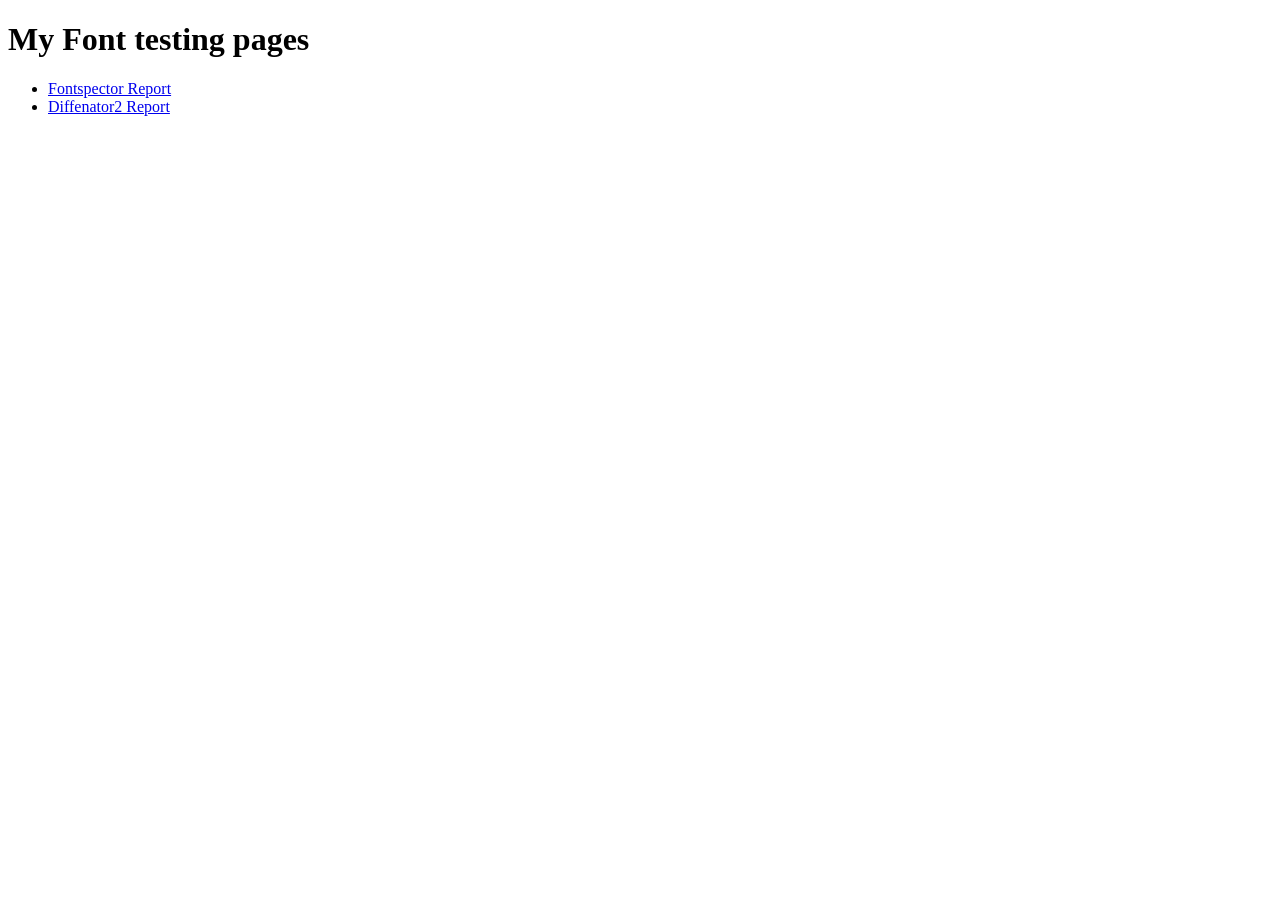
<file: scripts/index.html>
<!DOCTYPE html>
<html>
	<head>
		<meta charset="utf-8" />
		<meta name="viewport" content="width=device-width, initial-scale=1" />
		<title>My Font development</title>
	</head>
	<body>
		<h1>My Font testing pages</h1>
		<ul>
			<li>
				<a href="fontspector/fontspector-report.html">Fontspector Report</a>
			</li>
			<li>
				<a href="proof/diffenator2-report.html">Diffenator2 Report</a>
			</li>
		</ul>
	</body>
</html>
</file>
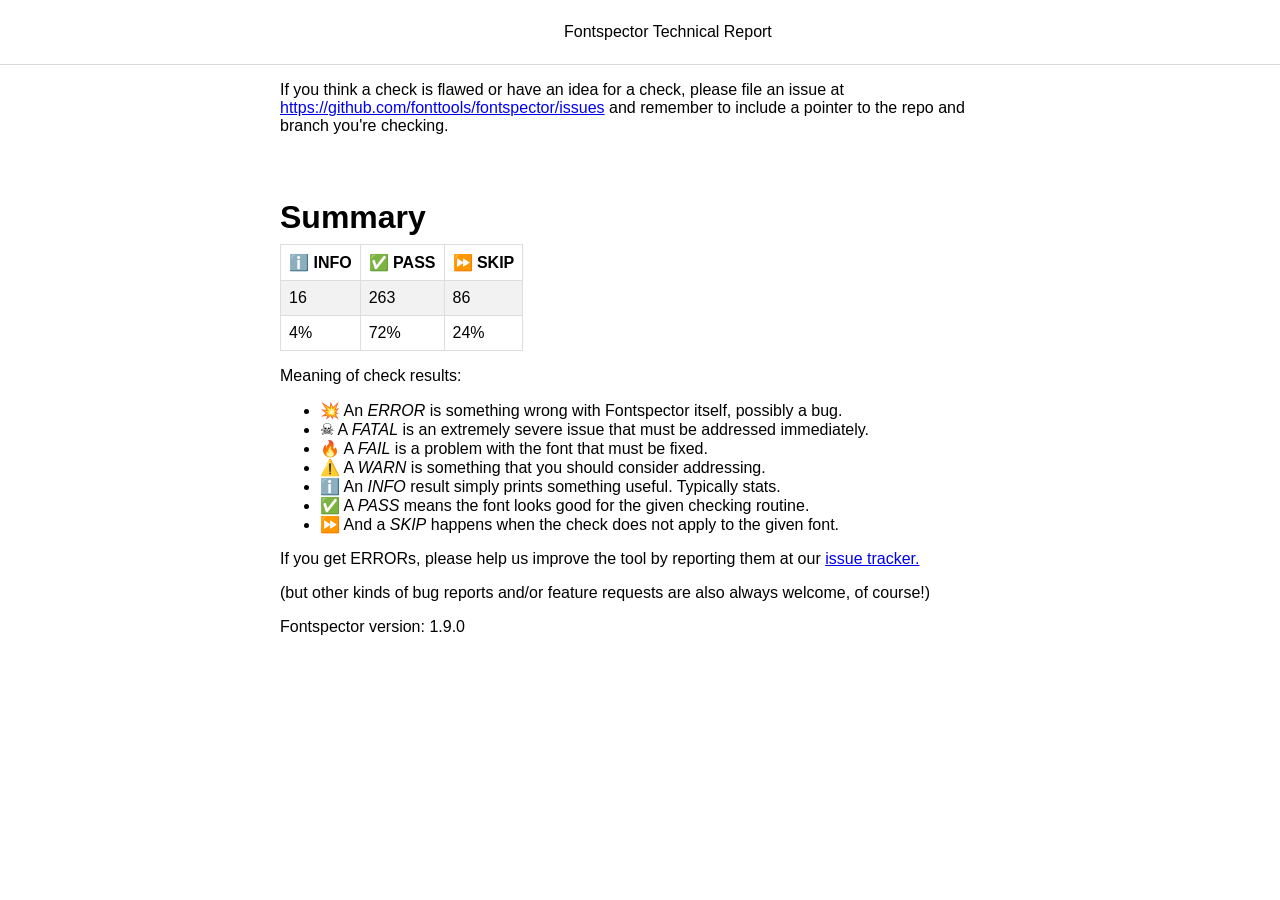
<file: out/fontspector/fontspector-report-clean.html>
<!DOCTYPE html>
<html lang="en">

<head>
    <meta charset="utf-8">
    <title>Fontspector Check Report</title>
    <style>
        html {
    font-family: -apple-system, sans-serif;
}

body {
    margin: 0;
}

header {
    border-bottom: 1px solid #dadada;
    padding-top: 1rem;
    padding-bottom: 1rem;
    display: flex;
    align-items: center;
    padding-left: 2rem;
    padding-right: 2rem;
}

main {
    max-width: 720px;
    margin: auto;
    padding-bottom: 3rem;
}

header svg {
    height: 2rem
}

header img {
    height: 2rem
}

header .titleBar {
    margin-left: 2rem;
    font-size: 1rem;
}


h2 {
    margin-top: 2em;
    font-size: 2rem;
    margin-bottom: 0.5rem;
}

h3 {
    margin-bottom: 1px;
    margin-top: 2rem;
    border-top: 1px solid #cecece;
    padding-top: 2rem;
}

.check__idlabel {
    color: #999;
}

table {
    border-collapse: collapse;
}

th,
td {
    border: 1px solid #ddd;
    padding: 0.5em
}

tr:nth-child(even) {
    background-color: #f2f2f2;
}

tr {
    text-align: left;
}

ul {
    margin-top: 0;
}

.details_item {
    list-style: none;
    display: flex;
    align-items: baseline;
}

.details_indicator {
    flex: 0 0 5em;
    font-weight: bold;
    padding-right: 0.5em;
    text-align: right;
}

.details_text {
    flex: 1 0;
}

.section__emoji {
    overflow-wrap: break-word;
}

.rationale {
    padding: 0 1em;
    margin-top: 5px;
    margin-bottom: 1em;
    background-color: #f5f2f2;
}
.rationale p:first-child {
    padding-top: 10px;
}
.rationale ul {
    padding-bottom: 10px;
}
    </style>
</head>

<body>
    <header>
        <?xml version="1.0" encoding="UTF-8" standalone="no"?>
<!-- Created with Inkscape (http://www.inkscape.org/) -->

<svg
   xmlns:dc="http://purl.org/dc/elements/1.1/"
   xmlns:cc="http://creativecommons.org/ns#"
   xmlns:rdf="http://www.w3.org/1999/02/22-rdf-syntax-ns#"
   xmlns:svg="http://www.w3.org/2000/svg"
   xmlns="http://www.w3.org/2000/svg"
   xmlns:sodipodi="http://sodipodi.sourceforge.net/DTD/sodipodi-0.dtd"
   xmlns:inkscape="http://www.inkscape.org/namespaces/inkscape"
   width="500"
   height="500"
   id="svg3179"
   version="1.1"
   inkscape:version="0.48.4 r9939"
   sodipodi:docname="Font-Bakery-logo_clean.svg">
  <title
     id="title3236">Font Bakery Logo</title>
  <defs
     id="defs3181" />
  <sodipodi:namedview
     id="base"
     pagecolor="#ffffff"
     bordercolor="#dedede"
     borderopacity="1"
     inkscape:pageopacity="0.0"
     inkscape:pageshadow="2"
     inkscape:zoom="0.89871365"
     inkscape:cx="216.27103"
     inkscape:cy="202.08774"
     inkscape:document-units="px"
     inkscape:current-layer="layer1"
     showgrid="false"
     fit-margin-top="0"
     fit-margin-left="0"
     fit-margin-right="0"
     fit-margin-bottom="0"
     inkscape:showpageshadow="false"
     inkscape:window-width="1680"
     inkscape:window-height="996"
     inkscape:window-x="0"
     inkscape:window-y="27"
     inkscape:window-maximized="1" />
  <metadata
     id="metadata3184">
    <rdf:RDF>
      <cc:Work
         rdf:about="">
        <dc:format>image/svg+xml</dc:format>
        <dc:type
           rdf:resource="http://purl.org/dc/dcmitype/StillImage" />
        <dc:title>Font Bakery Logo</dc:title>
        <dc:creator>
          <cc:Agent>
            <dc:title>Robert Martinez</dc:title>
          </cc:Agent>
        </dc:creator>
        <dc:subject>
          <rdf:Bag>
            <rdf:li>font build service</rdf:li>
          </rdf:Bag>
        </dc:subject>
        <dc:source>https://github.com/xen/fontbakery</dc:source>
      </cc:Work>
    </rdf:RDF>
  </metadata>
  <g
     inkscape:label="Layer 1"
     inkscape:groupmode="layer"
     id="layer1"
     transform="translate(635.27948,-52.362183)">
    <g
       id="g4364">
      <g
         id="g4082">
        <path
           style="color:#000000;fill:#b3eeff;fill-opacity:1;fill-rule:evenodd;stroke:none;stroke-width:1px;marker:none;visibility:visible;display:inline;overflow:visible;enable-background:accumulate"
           d="M 251.59375 47.21875 C 170.31953 47.21875 104.4375 113.10078 104.4375 194.375 C 104.4375 275.64922 170.31953 341.53125 251.59375 341.53125 C 332.86797 341.53125 398.75 275.64922 398.75 194.375 C 398.75 113.10078 332.86797 47.21875 251.59375 47.21875 z "
           transform="translate(-635.27948,52.362183)"
           id="path3278" />
        <g
           id="g4077">
          <path
             id="text18282-2"
             transform="translate(-635.27948,52.362183)"
             d="M 227.5625 373.375 C 217.00932 373.375 211.65625 379.31093 211.65625 385.15625 C 211.65625 391.03317 216.97773 396.875 227.5625 396.875 C 236.97821 396.52744 242.09375 390.34601 242.09375 384.4375 C 242.09375 378.78176 237.45215 373.375 227.5625 373.375 z M 180.84375 374.0625 C 179.27529 374.07139 177.74223 374.0934 176.3125 374.125 C 175.17503 374.18819 174.25208 374.78964 174.0625 376.875 L 174.09375 394.03125 C 174.28333 395.45309 175.20594 396.21875 176.375 396.21875 L 185.34375 396.21875 C 186.26004 396.21875 187.0625 395.61072 187.0625 394.0625 L 187.0625 388.625 C 187.0625 387.61392 187.33163 387.03125 188.4375 387.03125 L 193.15625 387.03125 C 194.07254 387.03125 194.71875 386.92634 194.71875 385.09375 C 194.71875 383.29276 194.0406 383.15625 193.1875 383.15625 L 187.9375 383.15625 C 187.36877 383.15625 187.125 382.81943 187.125 382.1875 L 187.125 379.9375 C 187.125 378.98961 187.64621 378.3125 188.5625 378.3125 L 195.46875 378.3125 C 196.57462 378.3125 197.125 377.85414 197.125 376.90625 C 197.125 375.67399 196.82982 374.09375 195.25 374.09375 C 190.70013 374.09375 185.54914 374.03584 180.84375 374.0625 z M 315.75 374.0625 C 311.35811 374.0625 306.80376 374.0934 304.75 374.125 C 304.08648 374.125 303.31319 374.55419 303.25 375.3125 C 303.15521 376.44997 303.18681 377.61288 303.25 378.71875 C 303.2816 379.47706 303.92815 379.9375 304.78125 379.9375 L 307.625 379.9375 C 308.41491 379.9375 308.6875 380.33509 308.6875 381.125 C 308.6559 382.70482 308.65625 384.20247 308.65625 385.6875 C 308.65625 388.40478 308.68681 391.12127 308.75 394.3125 C 308.7816 395.1656 309.54795 396.12396 310.875 396.21875 C 312.45482 396.31354 314.20247 396.375 315.6875 396.375 C 317.04614 396.375 318.48511 396.31354 319.84375 396.21875 C 321.1708 396.12396 321.93715 395.1656 321.96875 394.3125 C 322.03194 392.35353 322.0625 390.45863 322.0625 388.53125 C 322.0625 386.06674 322.03194 383.59159 321.96875 380.9375 C 321.96875 380.21078 322.27294 379.84375 323.03125 379.84375 L 325.875 379.84375 C 326.7281 379.84375 327.37465 379.38331 327.40625 378.625 C 327.46944 377.51913 327.50104 376.44997 327.40625 375.3125 C 327.34306 374.55419 326.56977 374.1566 325.90625 374.125 C 324.38963 374.0934 320.14189 374.0625 315.75 374.0625 z M 261.09375 374.125 C 259.54553 374.125 259.25035 375.23026 259.21875 377.03125 C 259.18715 379.02182 259.1875 382.47299 259.1875 384.9375 C 259.1875 388.12873 259.18646 390.48969 259.28125 394.28125 C 259.31285 395.13435 259.92538 396.12431 261.03125 396.1875 C 262.42149 396.28229 263.29553 396.25139 264.84375 396.125 C 265.50727 396.06181 266.3125 395.63435 266.3125 394.78125 L 266.3125 391.28125 C 266.3125 390.27017 266.6823 389.96667 267.15625 390.15625 C 268.4833 390.81977 273.7525 393.88928 276.375 395.4375 C 277.2281 395.94304 277.80142 396.21875 278.8125 396.21875 L 284.09375 396.21875 C 285.23122 396.21875 285.84306 395.1656 285.90625 394.3125 C 286.12742 391.7532 286.15625 388.28775 286.15625 384.84375 C 286.15625 381.65252 286.03229 378.27632 285.9375 375.875 C 285.87431 374.38997 285.35864 374.125 284 374.125 L 280.625 374.125 C 279.83509 374.125 279.375 374.741 279.375 375.5625 L 279.375 380 C 279.375 380.66352 278.94547 380.97256 278.21875 380.625 C 274.61677 378.82401 270.85718 376.8357 266.78125 374.71875 C 266.11773 374.37119 265.32081 374.125 264.5625 374.125 L 261.09375 374.125 z M 229.65625 380.84375 C 232.56311 380.84375 233.8125 382.82505 233.8125 384.53125 C 233.8125 386.49022 232.06242 388.5625 229.21875 388.5625 C 226.97541 388.5625 224.6875 387.24576 224.6875 384.78125 C 224.6875 382.82228 226.30704 380.84375 229.65625 380.84375 z "
             style="font-size:31.59636497px;font-style:normal;font-variant:normal;font-weight:bold;font-stretch:normal;text-align:center;line-height:112.00000048%;letter-spacing:0.06206039px;word-spacing:0px;writing-mode:lr-tb;text-anchor:middle;color:#000000;fill:#333333;fill-opacity:1;fill-rule:nonzero;stroke:none;stroke-width:1.79440379;marker:none;visibility:visible;display:inline;overflow:visible;enable-background:accumulate;font-family:Chango;-inkscape-font-specification:Chango Bold" />
          <path
             id="text18286-8"
             transform="translate(-635.27948,52.362183)"
             d="M 182.875 429.5625 C 180.94762 429.5625 179.26074 430.32505 178.28125 432.03125 L 168.375 449.46875 C 167.77467 450.51143 167.48026 452 169.28125 452 L 172.125 452 C 173.07289 452 173.4955 451.82116 173.90625 451.03125 L 175.15625 448.46875 C 175.47221 447.80523 175.96044 447.78125 176.71875 447.78125 L 182.6875 447.78125 C 183.41422 447.84444 184.27744 448.05419 184.625 448.8125 L 185.53125 450.78125 C 185.87881 451.50797 186.07401 452 187.875 452 L 198.0625 452 C 198.9156 452 199.9375 451.66803 199.9375 450.59375 C 199.9375 450.1514 199.75485 449.57047 199.3125 448.84375 L 189 431.375 C 188.24169 430.07955 186.76489 429.5625 185.40625 429.5625 L 182.875 429.5625 z M 139.9375 429.78125 C 136.27233 429.78125 132.50096 429.81146 129.5625 429.90625 C 127.66672 429.96944 127.37639 431.01116 127.25 432.84375 C 127.12361 434.9923 127.03125 438.0921 127.03125 441.09375 C 127.03125 444.31658 127.06008 447.59833 127.28125 450.03125 C 127.37604 450.91595 128.11045 451.96875 129.4375 451.96875 C 139.48513 452.06354 139.87084 452.0625 140.25 452.0625 C 142.68292 452.0625 145.07124 451.96979 147.125 451.875 C 152.71755 451.65383 154.84375 448.06277 154.84375 445.1875 C 154.84375 442.40702 153.02251 440.41248 150.96875 439.84375 C 150.65279 439.74896 150.65279 439.47048 150.96875 439.3125 C 152.61176 438.4278 153.21875 437.1753 153.21875 435.4375 C 153.21875 432.56223 150.50269 430.03298 147.40625 429.875 C 145.2261 429.78021 142.65478 429.78125 139.9375 429.78125 z M 313.03125 429.84375 C 311.16707 429.84375 309.21382 429.8434 306.8125 429.875 C 304.91672 429.9066 304.18889 430.94901 304.0625 432.75 C 303.90452 434.89855 303.875 438.1546 303.875 441.15625 C 303.875 444.34748 303.90383 447.59833 304.125 450.03125 C 304.21979 450.88435 304.92295 451.87396 306.25 451.96875 C 308.05099 452.06354 309.85526 452.125 311.65625 452.125 C 312.88851 452.125 314.08059 452.09444 315.28125 452.03125 C 316.51351 451.96806 317.0625 451.44685 317.0625 450.59375 L 317.0625 447.375 C 317.0625 446.80627 317.58994 446.77675 317.9375 447.1875 L 320.65625 451.3125 C 321.25658 451.88123 321.71217 452.03125 322.3125 452.03125 C 323.92391 452.06285 327.45109 452.06285 329.0625 452.03125 C 329.72602 452.03125 330.03645 451.25589 329.5625 450.71875 C 328.10907 449.07574 326.63989 447.35934 325.28125 445.9375 C 327.93534 444.45247 329.125 441.8725 329.125 439.25 C 329.125 434.76332 325.68492 430.00104 320.21875 429.90625 C 317.50147 429.84306 315.30619 429.84375 313.03125 429.84375 z M 215.875 429.875 C 213.97922 429.875 213.72014 430.97991 213.59375 432.8125 C 213.43577 434.96105 213.40625 437.96675 213.40625 441 C 213.40625 444.22283 213.43508 447.47333 213.65625 449.90625 C 213.75104 450.79095 214.48545 451.78021 215.8125 451.875 C 217.48711 451.96979 219.07713 452 220.59375 452 C 222.07878 452 223.57747 451.96979 225.0625 451.875 C 225.884 451.81181 226.78125 451.384 226.78125 450.5625 L 226.78125 447.5625 C 226.78125 446.7094 227.05765 446.34375 227.5 446.34375 C 227.87916 446.34375 228.27709 446.5573 228.65625 447.03125 L 232.375 451.46875 C 232.69096 451.81631 233.08578 452 233.8125 452 L 242.3125 452 C 243.86072 452 244.51316 450.23468 243.3125 448.78125 C 241.19555 446.22195 236.62284 441.81034 233.96875 439.15625 C 233.5264 438.7139 233.46321 438.37985 233.96875 437.9375 C 236.52805 435.75735 238.53272 433.93603 241.25 431.21875 C 241.75554 430.71321 241.41352 429.875 240.75 429.875 C 239.13859 429.8434 237.51766 429.8434 235.90625 429.875 C 235.30592 429.875 234.81908 430.05627 234.21875 430.625 L 228.03125 436.40625 C 227.71529 436.65902 227.44062 436.9375 227.15625 436.9375 C 226.99827 436.9375 226.8125 436.7552 226.8125 436.28125 L 226.78125 432.71875 C 226.78125 431.13893 225.73399 429.875 224.34375 429.875 L 215.875 429.875 z M 268.5625 429.875 C 266.99749 429.88833 265.49223 429.898 264.0625 429.9375 C 262.92503 429.9691 262.00208 430.57089 261.8125 432.65625 C 261.62292 434.42564 261.59375 437.99315 261.59375 441.46875 C 261.59375 444.97594 261.62292 448.35941 261.8125 449.78125 C 262.00208 451.20309 262.92503 452 264.0625 452 L 283.5625 452 C 284.47879 452 285.34375 450.77147 285.34375 448.8125 C 285.34375 447.58024 284.47498 447.34375 283.90625 447.34375 L 276.03125 447.34375 C 275.02017 447.34375 274.75 446.75866 274.75 445.96875 L 274.75 444.4375 C 274.75 443.39482 275.01913 442.8125 276.125 442.8125 L 281.28125 442.8125 C 282.22914 442.8125 282.8125 442.67599 282.8125 440.875 C 282.8125 439.04241 282.16525 438.9375 281.34375 438.9375 L 275.59375 438.9375 C 275.02502 438.9375 274.75 438.56908 274.75 437.96875 L 274.75 435.6875 C 274.75 434.77121 275.27121 434.125 276.1875 434.125 L 283.15625 434.125 C 284.4517 434.125 284.78125 433.26108 284.78125 432.25 C 284.78125 431.11253 284.45447 429.875 282.90625 429.875 C 278.38008 429.875 273.25752 429.83501 268.5625 429.875 z M 355.96875 429.875 L 345.15625 429.9375 C 343.67122 429.9375 343.14586 431.29691 344.09375 432.71875 L 350.46875 443.4375 C 350.46875 446.15478 350.46806 446.90252 350.53125 450.09375 C 350.56285 450.94685 351.3292 451.90521 352.65625 452 C 354.23607 452.09479 355.98372 452.125 357.46875 452.125 C 358.82739 452.125 360.26636 452.09479 361.625 452 C 362.95205 451.90521 363.7184 450.94685 363.75 450.09375 C 363.81319 448.13478 363.90625 444.55238 363.90625 442.625 L 370.96875 431.40625 C 371.47429 430.71113 371.38262 429.875 370.6875 429.875 L 366.59375 429.875 C 365.96182 429.875 365.59791 430.08855 365.21875 430.5625 L 362 435.59375 C 361.65244 436.0045 361.37742 436.1875 361.15625 436.1875 C 360.90348 436.1875 360.72256 435.9427 360.375 435.46875 L 358.4375 431.34375 C 357.64759 430.23788 357.2642 429.875 355.96875 429.875 z M 140.65625 433.46875 C 143.12076 433.37396 143.84375 434.2042 143.84375 435.53125 C 143.84375 436.73191 142.7732 437.34375 140.65625 437.34375 C 140.11911 437.34375 139.9375 437.00277 139.9375 436.75 L 139.90625 434.15625 C 139.90625 433.6823 140.15071 433.46875 140.65625 433.46875 z M 317.78125 435.625 C 320.68811 435.625 321.9375 437.48026 321.9375 439.28125 C 321.9375 441.11384 320.53048 442.9375 317.75 442.9375 C 317.14967 442.9375 317.09375 442.65971 317.09375 442.34375 L 317.03125 436.5 C 317.03125 435.89967 317.24411 435.625 317.78125 435.625 z M 179.6875 438.71875 C 180.16145 438.71875 180.43438 438.93092 180.71875 439.53125 L 181.90625 442.25 C 182.25381 443.03991 181.69685 443.65625 180.84375 443.65625 L 177.96875 443.65625 C 177.27363 443.65625 177.02813 443.00727 177.3125 442.34375 L 178.75 439.46875 C 178.97117 439.0264 179.33994 438.71875 179.6875 438.71875 z M 141.53125 441.75 C 143.21252 441.76814 145.03125 442.47097 145.03125 444.40625 C 145.03125 446.90236 142.86869 447.65625 140.59375 447.65625 C 140.1514 447.65625 139.90625 447.28506 139.90625 446.9375 L 139.9375 442.84375 C 139.9375 442.02225 140.33855 441.81285 140.8125 441.78125 C 141.04157 441.75755 141.29107 441.74741 141.53125 441.75 z "
             style="font-size:31.59636497px;font-style:normal;font-variant:normal;font-weight:bold;font-stretch:normal;text-align:start;line-height:112.00000048%;letter-spacing:0.06206039px;word-spacing:2.41503072px;writing-mode:lr-tb;text-anchor:start;color:#000000;fill:#333333;fill-opacity:1;fill-rule:nonzero;stroke:none;stroke-width:1.79440379;marker:none;visibility:visible;display:inline;overflow:visible;enable-background:accumulate;font-family:Chango;-inkscape-font-specification:Chango Bold" />
          <path
             id="path3288"
             transform="translate(-635.27948,52.362183)"
             d="M 249.9375 403.46875 C 249.32611 403.46875 248.71723 403.68377 248.25 404.125 L 243.09375 408.96875 L 85.46875 411.4375 L 243.09375 413.875 L 248.25 418.71875 C 249.18448 419.60121 250.69052 419.60121 251.625 418.71875 L 256.78125 413.875 L 414.53125 411.4375 L 256.78125 408.96875 L 251.625 404.125 C 251.15776 403.68377 250.54889 403.46875 249.9375 403.46875 z "
             style="color:#000000;fill:#333333;fill-opacity:1;fill-rule:evenodd;stroke:none;stroke-width:1px;marker:none;visibility:visible;display:inline;overflow:visible;enable-background:accumulate" />
        </g>
      </g>
      <g
         id="g4067">
        <path
           sodipodi:nodetypes="cccccccccc"
           inkscape:connector-curvature="0"
           id="path3290"
           transform="translate(-635.27948,52.362183)"
           d="m 206.89349,137.05441 c -72.73857,-33.75998 -74.49408,71.0107 -10.29974,57.82059 l 5.76713,88.33318 c 33.82742,-2.45226 64.21304,-3.34452 86.21392,-0.82763 l 4.55015,-73.5993 c 0.58262,-9.0357 -12.00001,4.01117 -47.09375,-15.125 27.11798,4.95126 43.83163,3.94126 53.60332,-1.28551 32.28612,10.09481 58.06133,-3.9468 51.14668,-34.12079 -6.09438,-23.26773 -28.8541,-29.53508 -61.0625,-35.09375 -47.44109,-5.43966 -47.52019,37.4132 -82.82521,13.89821 z"
           style="color:#000000;fill:#ffffff;fill-opacity:1;fill-rule:nonzero;stroke:none;stroke-width:1px;marker:none;visibility:visible;display:inline;overflow:visible;enable-background:accumulate" />
        <g
           id="g4060">
          <path
             id="text4705"
             transform="translate(-635.27948,52.362183)"
             d="M 209.0625 208.96875 L 195.5625 209.34375 L 197.65625 285.1875 L 250.3125 283.71875 L 249.96875 271.34375 L 210.8125 272.4375 L 210.3125 254.21875 L 246.28125 253.21875 L 245.9375 240.84375 L 209.96875 241.84375 L 209.0625 208.96875 z "
             style="font-size:109.31424713px;font-style:normal;font-variant:normal;font-weight:bold;font-stretch:normal;text-indent:0;text-align:start;text-decoration:none;line-height:100%;letter-spacing:0px;word-spacing:0px;text-transform:none;direction:ltr;block-progression:tb;writing-mode:lr-tb;text-anchor:start;baseline-shift:baseline;color:#000000;fill:#333333;fill-opacity:1;fill-rule:nonzero;stroke:none;stroke-width:1px;marker:none;visibility:visible;display:inline;overflow:visible;enable-background:accumulate;font-family:Cantarell;-inkscape-font-specification:Cantarell Bold" />
          <path
             id="text4709"
             transform="translate(-635.27948,52.362183)"
             d="M 300.34375 209.40625 L 298.96875 242.25 L 263.03125 240.75 L 262.5 253.125 L 298.4375 254.625 L 297.6875 272.8125 L 258.53125 271.15625 L 258.03125 283.53125 L 310.65625 285.75 L 313.84375 209.96875 L 300.34375 209.40625 z "
             style="font-size:109.31424713px;font-style:normal;font-variant:normal;font-weight:bold;font-stretch:normal;text-indent:0;text-align:start;text-decoration:none;line-height:100%;letter-spacing:0px;word-spacing:0px;text-transform:none;direction:ltr;block-progression:tb;writing-mode:lr-tb;text-anchor:start;baseline-shift:baseline;color:#000000;fill:#333333;fill-opacity:1;fill-rule:nonzero;stroke:none;stroke-width:1px;marker:none;visibility:visible;display:inline;overflow:visible;enable-background:accumulate;font-family:Cantarell;-inkscape-font-specification:Cantarell Bold" />
          <path
             id="text4713"
             transform="translate(-635.27948,52.362183)"
             d="M 308.5625 119.46875 L 307.09375 131.65625 L 309.21875 131.96875 C 316.42036 133.03782 322.52077 134.84167 327.5 137.375 C 331.43268 139.37599 334.73731 141.86431 337.4375 144.875 C 340.12213 147.83799 342.03348 150.9639 343.15625 154.25 C 344.24732 157.5201 344.71437 160.86107 344.53125 164.28125 C 344.31643 167.68541 343.4241 170.92416 341.875 173.96875 C 340.27751 177.10858 338.09635 179.77603 335.34375 181.96875 C 332.5756 184.1137 329.47546 185.66251 326.03125 186.625 C 322.57151 187.53971 318.72928 187.71109 314.5 187.15625 C 310.28692 186.56976 306.06236 185.19356 301.8125 183.03125 C 296.61129 180.38492 291.85916 176.82963 287.59375 172.34375 L 286.15625 170.8125 L 277.40625 178.34375 L 278.78125 180 C 284.16279 186.45113 290.70049 191.64241 298.34375 195.53125 C 304.27451 198.54877 310.10287 200.37016 315.875 201.03125 C 321.61549 201.67624 326.85648 201.22981 331.59375 199.6875 C 336.34719 198.11352 340.6574 195.69004 344.5 192.375 C 348.3109 189.04388 351.42227 184.94572 353.875 180.125 C 356.36 175.24093 357.80182 170.26143 358.1875 165.1875 C 358.57317 160.11368 357.95095 155.22233 356.28125 150.5 C 354.61154 145.77781 351.77786 141.29191 347.78125 137.0625 C 343.78464 132.83326 338.80619 129.22123 332.84375 126.1875 C 325.73961 122.57305 318.33703 120.39428 310.6875 119.65625 L 308.5625 119.46875 z "
             style="font-size:109.31424713px;font-style:normal;font-variant:normal;font-weight:bold;font-stretch:normal;text-indent:0;text-align:start;text-decoration:none;line-height:100%;letter-spacing:0px;word-spacing:0px;text-transform:none;direction:ltr;block-progression:tb;writing-mode:lr-tb;text-anchor:start;baseline-shift:baseline;color:#000000;fill:#333333;fill-opacity:1;fill-rule:nonzero;stroke:none;stroke-width:1px;marker:none;visibility:visible;display:inline;overflow:visible;enable-background:accumulate;font-family:Cantarell;-inkscape-font-specification:Cantarell Bold" />
          <path
             id="text4717"
             transform="translate(-635.27948,52.362183)"
             d="M 182.375 124.65625 C 180.47774 124.69766 178.65321 124.86732 176.84375 125.125 C 172.02391 125.77713 167.77343 127.05342 164.125 128.96875 C 160.51714 130.85454 157.29418 133.22156 154.46875 136.09375 C 151.67843 138.97154 149.44751 142.19737 147.78125 145.71875 C 146.11495 149.24023 144.99528 152.96467 144.375 156.9375 C 143.78213 160.73461 143.67471 164.53754 144.09375 168.3125 C 144.51825 172.05235 145.56042 175.75716 147.21875 179.4375 C 148.9122 183.12336 151.15908 186.473 153.96875 189.46875 C 156.78385 192.42935 160.45841 195.02839 164.96875 197.28125 C 169.51966 199.50444 174.67152 201.06849 180.4375 201.96875 C 193.97331 204.08214 205.01285 201.71568 213.53125 194.90625 L 218.34375 164.0625 L 181.84375 158.375 L 180.03125 170.09375 L 203.5 173.75 L 201.25 188.125 C 196.68082 190.40087 191.15653 191.04129 184.6875 190.03125 C 178.78089 189.10904 173.61373 187.14744 169.21875 184.15625 C 164.86433 181.13541 161.69147 177.4018 159.65625 172.90625 C 157.62097 168.41074 156.98526 163.59795 157.78125 158.5 C 158.38505 154.63265 159.75267 151.20083 161.875 148.21875 C 164.0379 145.20709 166.65093 142.87436 169.6875 141.1875 C 172.75915 139.50624 176.1194 138.36683 179.78125 137.75 C 183.443 137.13328 187.11693 137.10568 190.84375 137.6875 C 194.64076 138.2804 198.36595 139.36186 201.96875 140.96875 C 205.57689 142.54059 208.51381 144.15711 210.8125 145.8125 L 212.5625 147.125 L 219.71875 137.53125 L 218.0625 136.1875 C 210.80834 130.51705 202.19967 126.92855 192.25 125.375 C 188.84402 124.84326 185.5371 124.58723 182.375 124.65625 z "
             style="font-size:109.31424713px;font-style:normal;font-variant:normal;font-weight:bold;font-stretch:normal;text-indent:0;text-align:start;text-decoration:none;line-height:100%;letter-spacing:0px;word-spacing:0px;text-transform:none;direction:ltr;block-progression:tb;writing-mode:lr-tb;text-anchor:start;baseline-shift:baseline;color:#000000;fill:#333333;fill-opacity:1;fill-rule:nonzero;stroke:none;stroke-width:1px;marker:none;visibility:visible;display:inline;overflow:visible;enable-background:accumulate;font-family:Cantarell;-inkscape-font-specification:Cantarell Bold" />
          <path
             id="text4721"
             transform="translate(-635.27948,52.362183)"
             d="M 279.625 116.25 C 277.81025 116.24545 275.93131 116.46106 273.96875 116.9375 C 271.95816 117.39923 270.20044 117.95291 268.6875 118.59375 C 267.15798 119.20322 265.54155 119.97507 263.84375 120.875 L 220.9375 143.625 L 227.21875 155.5 L 270.03125 132.8125 C 270.81729 132.39587 271.55666 132.05171 272.21875 131.78125 C 272.86425 131.47939 273.76669 131.17348 274.9375 130.875 C 276.06027 130.56179 277.12238 130.38295 278.125 130.375 C 279.11102 130.33565 280.28015 130.49298 281.59375 130.84375 C 282.89075 131.16312 284.10061 131.71628 285.28125 132.5 C 286.41384 133.26899 287.66009 134.39392 288.96875 135.875 C 290.22935 137.34134 291.40006 139.11248 292.5 141.1875 C 293.64997 143.35686 294.51541 145.55055 295.09375 147.78125 L 295.65625 150.03125 L 307.1875 146.46875 L 306.71875 144.40625 C 305.85482 140.87706 304.53327 137.42659 302.75 134.0625 C 301.01674 130.79277 299.15338 127.99724 297.1875 125.65625 C 295.20498 123.28387 293.29924 121.43379 291.4375 120.125 C 289.55913 118.78483 287.56877 117.80614 285.46875 117.1875 C 283.36878 116.56892 281.40837 116.27129 279.625 116.25 z "
             style="font-size:109.3142395px;font-style:normal;font-variant:normal;font-weight:bold;font-stretch:normal;text-indent:0;text-align:start;text-decoration:none;line-height:100%;letter-spacing:0px;word-spacing:0px;text-transform:none;direction:ltr;block-progression:tb;writing-mode:lr-tb;text-anchor:start;baseline-shift:baseline;color:#000000;fill:#333333;fill-opacity:1;fill-rule:nonzero;stroke:none;stroke-width:1px;marker:none;visibility:visible;display:inline;overflow:visible;enable-background:accumulate;font-family:Cantarell;-inkscape-font-specification:Cantarell Bold" />
        </g>
      </g>
    </g>
  </g>
</svg>

        <div class="titleBar">
            Fontspector Technical Report
        </div>
    </header>

    <main>
        <p>If you think a check is flawed or have an idea for a check,
please file an issue at <a href='https:&#x2F;&#x2F;github.com&#x2F;fonttools&#x2F;fontspector&#x2F;issues'>https:&#x2F;&#x2F;github.com&#x2F;fonttools&#x2F;fontspector&#x2F;issues</a>
and remember to include a pointer to the repo and branch
you're checking.</p>
        
        <h2>Summary</h2>
    <table>
    <tr>
        <th>ℹ️ INFO</th><th>✅ PASS</th><th>⏩ SKIP</th>
    </tr>
    <tr>
        <td>16 </td> <td>263 </td> <td>86 </td> 
    </tr>
    <tr>
        <td>4%</td> <td>72%</td> <td>24%</td> 
    </tr>
</table>

        


<p>Meaning of check results:</p>

<ul>
<li>💥 An <em>ERROR</em> is something wrong with Fontspector itself, possibly a bug.
<li>☠ A <em>FATAL</em> is an extremely severe issue that must be addressed
immediately.
<li>🔥 A <em>FAIL</em> is a problem with the font that must be fixed.
<li>⚠️ A <em>WARN</em> is something that you should consider addressing.
<li>ℹ️ An <em>INFO</em> result simply prints something useful. Typically stats.
<li>✅ A <em>PASS</em> means the font looks good for the given checking routine.
<li>⏩ And a <em>SKIP</em> happens when the check does not apply to the given font.
</ul>

<p>If you get ERRORs, please help us improve the tool by reporting them at our
    <a href="https:&#x2F;&#x2F;github.com&#x2F;fonttools&#x2F;fontspector&#x2F;issues">issue tracker.</a></p>

<p>(but other kinds of bug reports and/or feature requests
    are also always welcome, of course!)</p>

<p>Fontspector version: 1.9.0</p>
        
    </main>
</body>

</html>
</file>
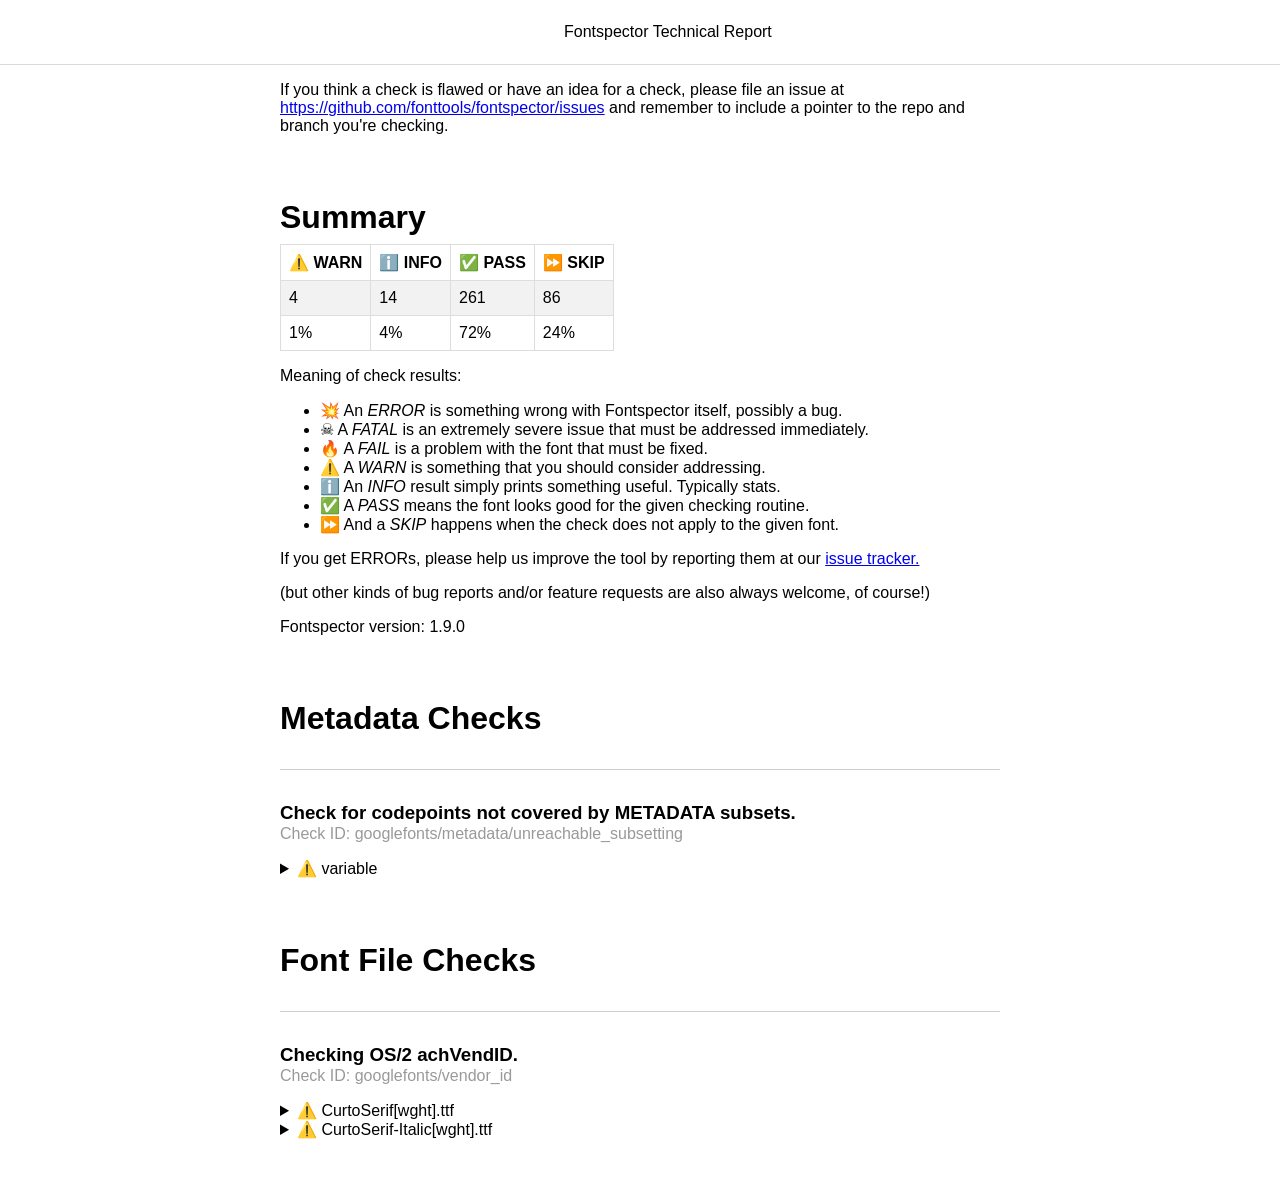
<file: out/fontspector/fontspector-report.html>
<!DOCTYPE html>
<html lang="en">

<head>
    <meta charset="utf-8">
    <title>Fontspector Check Report</title>
    <style>
        html {
    font-family: -apple-system, sans-serif;
}

body {
    margin: 0;
}

header {
    border-bottom: 1px solid #dadada;
    padding-top: 1rem;
    padding-bottom: 1rem;
    display: flex;
    align-items: center;
    padding-left: 2rem;
    padding-right: 2rem;
}

main {
    max-width: 720px;
    margin: auto;
    padding-bottom: 3rem;
}

header svg {
    height: 2rem
}

header img {
    height: 2rem
}

header .titleBar {
    margin-left: 2rem;
    font-size: 1rem;
}


h2 {
    margin-top: 2em;
    font-size: 2rem;
    margin-bottom: 0.5rem;
}

h3 {
    margin-bottom: 1px;
    margin-top: 2rem;
    border-top: 1px solid #cecece;
    padding-top: 2rem;
}

.check__idlabel {
    color: #999;
}

table {
    border-collapse: collapse;
}

th,
td {
    border: 1px solid #ddd;
    padding: 0.5em
}

tr:nth-child(even) {
    background-color: #f2f2f2;
}

tr {
    text-align: left;
}

ul {
    margin-top: 0;
}

.details_item {
    list-style: none;
    display: flex;
    align-items: baseline;
}

.details_indicator {
    flex: 0 0 5em;
    font-weight: bold;
    padding-right: 0.5em;
    text-align: right;
}

.details_text {
    flex: 1 0;
}

.section__emoji {
    overflow-wrap: break-word;
}

.rationale {
    padding: 0 1em;
    margin-top: 5px;
    margin-bottom: 1em;
    background-color: #f5f2f2;
}
.rationale p:first-child {
    padding-top: 10px;
}
.rationale ul {
    padding-bottom: 10px;
}
    </style>
</head>

<body>
    <header>
        <?xml version="1.0" encoding="UTF-8" standalone="no"?>
<!-- Created with Inkscape (http://www.inkscape.org/) -->

<svg
   xmlns:dc="http://purl.org/dc/elements/1.1/"
   xmlns:cc="http://creativecommons.org/ns#"
   xmlns:rdf="http://www.w3.org/1999/02/22-rdf-syntax-ns#"
   xmlns:svg="http://www.w3.org/2000/svg"
   xmlns="http://www.w3.org/2000/svg"
   xmlns:sodipodi="http://sodipodi.sourceforge.net/DTD/sodipodi-0.dtd"
   xmlns:inkscape="http://www.inkscape.org/namespaces/inkscape"
   width="500"
   height="500"
   id="svg3179"
   version="1.1"
   inkscape:version="0.48.4 r9939"
   sodipodi:docname="Font-Bakery-logo_clean.svg">
  <title
     id="title3236">Font Bakery Logo</title>
  <defs
     id="defs3181" />
  <sodipodi:namedview
     id="base"
     pagecolor="#ffffff"
     bordercolor="#dedede"
     borderopacity="1"
     inkscape:pageopacity="0.0"
     inkscape:pageshadow="2"
     inkscape:zoom="0.89871365"
     inkscape:cx="216.27103"
     inkscape:cy="202.08774"
     inkscape:document-units="px"
     inkscape:current-layer="layer1"
     showgrid="false"
     fit-margin-top="0"
     fit-margin-left="0"
     fit-margin-right="0"
     fit-margin-bottom="0"
     inkscape:showpageshadow="false"
     inkscape:window-width="1680"
     inkscape:window-height="996"
     inkscape:window-x="0"
     inkscape:window-y="27"
     inkscape:window-maximized="1" />
  <metadata
     id="metadata3184">
    <rdf:RDF>
      <cc:Work
         rdf:about="">
        <dc:format>image/svg+xml</dc:format>
        <dc:type
           rdf:resource="http://purl.org/dc/dcmitype/StillImage" />
        <dc:title>Font Bakery Logo</dc:title>
        <dc:creator>
          <cc:Agent>
            <dc:title>Robert Martinez</dc:title>
          </cc:Agent>
        </dc:creator>
        <dc:subject>
          <rdf:Bag>
            <rdf:li>font build service</rdf:li>
          </rdf:Bag>
        </dc:subject>
        <dc:source>https://github.com/xen/fontbakery</dc:source>
      </cc:Work>
    </rdf:RDF>
  </metadata>
  <g
     inkscape:label="Layer 1"
     inkscape:groupmode="layer"
     id="layer1"
     transform="translate(635.27948,-52.362183)">
    <g
       id="g4364">
      <g
         id="g4082">
        <path
           style="color:#000000;fill:#b3eeff;fill-opacity:1;fill-rule:evenodd;stroke:none;stroke-width:1px;marker:none;visibility:visible;display:inline;overflow:visible;enable-background:accumulate"
           d="M 251.59375 47.21875 C 170.31953 47.21875 104.4375 113.10078 104.4375 194.375 C 104.4375 275.64922 170.31953 341.53125 251.59375 341.53125 C 332.86797 341.53125 398.75 275.64922 398.75 194.375 C 398.75 113.10078 332.86797 47.21875 251.59375 47.21875 z "
           transform="translate(-635.27948,52.362183)"
           id="path3278" />
        <g
           id="g4077">
          <path
             id="text18282-2"
             transform="translate(-635.27948,52.362183)"
             d="M 227.5625 373.375 C 217.00932 373.375 211.65625 379.31093 211.65625 385.15625 C 211.65625 391.03317 216.97773 396.875 227.5625 396.875 C 236.97821 396.52744 242.09375 390.34601 242.09375 384.4375 C 242.09375 378.78176 237.45215 373.375 227.5625 373.375 z M 180.84375 374.0625 C 179.27529 374.07139 177.74223 374.0934 176.3125 374.125 C 175.17503 374.18819 174.25208 374.78964 174.0625 376.875 L 174.09375 394.03125 C 174.28333 395.45309 175.20594 396.21875 176.375 396.21875 L 185.34375 396.21875 C 186.26004 396.21875 187.0625 395.61072 187.0625 394.0625 L 187.0625 388.625 C 187.0625 387.61392 187.33163 387.03125 188.4375 387.03125 L 193.15625 387.03125 C 194.07254 387.03125 194.71875 386.92634 194.71875 385.09375 C 194.71875 383.29276 194.0406 383.15625 193.1875 383.15625 L 187.9375 383.15625 C 187.36877 383.15625 187.125 382.81943 187.125 382.1875 L 187.125 379.9375 C 187.125 378.98961 187.64621 378.3125 188.5625 378.3125 L 195.46875 378.3125 C 196.57462 378.3125 197.125 377.85414 197.125 376.90625 C 197.125 375.67399 196.82982 374.09375 195.25 374.09375 C 190.70013 374.09375 185.54914 374.03584 180.84375 374.0625 z M 315.75 374.0625 C 311.35811 374.0625 306.80376 374.0934 304.75 374.125 C 304.08648 374.125 303.31319 374.55419 303.25 375.3125 C 303.15521 376.44997 303.18681 377.61288 303.25 378.71875 C 303.2816 379.47706 303.92815 379.9375 304.78125 379.9375 L 307.625 379.9375 C 308.41491 379.9375 308.6875 380.33509 308.6875 381.125 C 308.6559 382.70482 308.65625 384.20247 308.65625 385.6875 C 308.65625 388.40478 308.68681 391.12127 308.75 394.3125 C 308.7816 395.1656 309.54795 396.12396 310.875 396.21875 C 312.45482 396.31354 314.20247 396.375 315.6875 396.375 C 317.04614 396.375 318.48511 396.31354 319.84375 396.21875 C 321.1708 396.12396 321.93715 395.1656 321.96875 394.3125 C 322.03194 392.35353 322.0625 390.45863 322.0625 388.53125 C 322.0625 386.06674 322.03194 383.59159 321.96875 380.9375 C 321.96875 380.21078 322.27294 379.84375 323.03125 379.84375 L 325.875 379.84375 C 326.7281 379.84375 327.37465 379.38331 327.40625 378.625 C 327.46944 377.51913 327.50104 376.44997 327.40625 375.3125 C 327.34306 374.55419 326.56977 374.1566 325.90625 374.125 C 324.38963 374.0934 320.14189 374.0625 315.75 374.0625 z M 261.09375 374.125 C 259.54553 374.125 259.25035 375.23026 259.21875 377.03125 C 259.18715 379.02182 259.1875 382.47299 259.1875 384.9375 C 259.1875 388.12873 259.18646 390.48969 259.28125 394.28125 C 259.31285 395.13435 259.92538 396.12431 261.03125 396.1875 C 262.42149 396.28229 263.29553 396.25139 264.84375 396.125 C 265.50727 396.06181 266.3125 395.63435 266.3125 394.78125 L 266.3125 391.28125 C 266.3125 390.27017 266.6823 389.96667 267.15625 390.15625 C 268.4833 390.81977 273.7525 393.88928 276.375 395.4375 C 277.2281 395.94304 277.80142 396.21875 278.8125 396.21875 L 284.09375 396.21875 C 285.23122 396.21875 285.84306 395.1656 285.90625 394.3125 C 286.12742 391.7532 286.15625 388.28775 286.15625 384.84375 C 286.15625 381.65252 286.03229 378.27632 285.9375 375.875 C 285.87431 374.38997 285.35864 374.125 284 374.125 L 280.625 374.125 C 279.83509 374.125 279.375 374.741 279.375 375.5625 L 279.375 380 C 279.375 380.66352 278.94547 380.97256 278.21875 380.625 C 274.61677 378.82401 270.85718 376.8357 266.78125 374.71875 C 266.11773 374.37119 265.32081 374.125 264.5625 374.125 L 261.09375 374.125 z M 229.65625 380.84375 C 232.56311 380.84375 233.8125 382.82505 233.8125 384.53125 C 233.8125 386.49022 232.06242 388.5625 229.21875 388.5625 C 226.97541 388.5625 224.6875 387.24576 224.6875 384.78125 C 224.6875 382.82228 226.30704 380.84375 229.65625 380.84375 z "
             style="font-size:31.59636497px;font-style:normal;font-variant:normal;font-weight:bold;font-stretch:normal;text-align:center;line-height:112.00000048%;letter-spacing:0.06206039px;word-spacing:0px;writing-mode:lr-tb;text-anchor:middle;color:#000000;fill:#333333;fill-opacity:1;fill-rule:nonzero;stroke:none;stroke-width:1.79440379;marker:none;visibility:visible;display:inline;overflow:visible;enable-background:accumulate;font-family:Chango;-inkscape-font-specification:Chango Bold" />
          <path
             id="text18286-8"
             transform="translate(-635.27948,52.362183)"
             d="M 182.875 429.5625 C 180.94762 429.5625 179.26074 430.32505 178.28125 432.03125 L 168.375 449.46875 C 167.77467 450.51143 167.48026 452 169.28125 452 L 172.125 452 C 173.07289 452 173.4955 451.82116 173.90625 451.03125 L 175.15625 448.46875 C 175.47221 447.80523 175.96044 447.78125 176.71875 447.78125 L 182.6875 447.78125 C 183.41422 447.84444 184.27744 448.05419 184.625 448.8125 L 185.53125 450.78125 C 185.87881 451.50797 186.07401 452 187.875 452 L 198.0625 452 C 198.9156 452 199.9375 451.66803 199.9375 450.59375 C 199.9375 450.1514 199.75485 449.57047 199.3125 448.84375 L 189 431.375 C 188.24169 430.07955 186.76489 429.5625 185.40625 429.5625 L 182.875 429.5625 z M 139.9375 429.78125 C 136.27233 429.78125 132.50096 429.81146 129.5625 429.90625 C 127.66672 429.96944 127.37639 431.01116 127.25 432.84375 C 127.12361 434.9923 127.03125 438.0921 127.03125 441.09375 C 127.03125 444.31658 127.06008 447.59833 127.28125 450.03125 C 127.37604 450.91595 128.11045 451.96875 129.4375 451.96875 C 139.48513 452.06354 139.87084 452.0625 140.25 452.0625 C 142.68292 452.0625 145.07124 451.96979 147.125 451.875 C 152.71755 451.65383 154.84375 448.06277 154.84375 445.1875 C 154.84375 442.40702 153.02251 440.41248 150.96875 439.84375 C 150.65279 439.74896 150.65279 439.47048 150.96875 439.3125 C 152.61176 438.4278 153.21875 437.1753 153.21875 435.4375 C 153.21875 432.56223 150.50269 430.03298 147.40625 429.875 C 145.2261 429.78021 142.65478 429.78125 139.9375 429.78125 z M 313.03125 429.84375 C 311.16707 429.84375 309.21382 429.8434 306.8125 429.875 C 304.91672 429.9066 304.18889 430.94901 304.0625 432.75 C 303.90452 434.89855 303.875 438.1546 303.875 441.15625 C 303.875 444.34748 303.90383 447.59833 304.125 450.03125 C 304.21979 450.88435 304.92295 451.87396 306.25 451.96875 C 308.05099 452.06354 309.85526 452.125 311.65625 452.125 C 312.88851 452.125 314.08059 452.09444 315.28125 452.03125 C 316.51351 451.96806 317.0625 451.44685 317.0625 450.59375 L 317.0625 447.375 C 317.0625 446.80627 317.58994 446.77675 317.9375 447.1875 L 320.65625 451.3125 C 321.25658 451.88123 321.71217 452.03125 322.3125 452.03125 C 323.92391 452.06285 327.45109 452.06285 329.0625 452.03125 C 329.72602 452.03125 330.03645 451.25589 329.5625 450.71875 C 328.10907 449.07574 326.63989 447.35934 325.28125 445.9375 C 327.93534 444.45247 329.125 441.8725 329.125 439.25 C 329.125 434.76332 325.68492 430.00104 320.21875 429.90625 C 317.50147 429.84306 315.30619 429.84375 313.03125 429.84375 z M 215.875 429.875 C 213.97922 429.875 213.72014 430.97991 213.59375 432.8125 C 213.43577 434.96105 213.40625 437.96675 213.40625 441 C 213.40625 444.22283 213.43508 447.47333 213.65625 449.90625 C 213.75104 450.79095 214.48545 451.78021 215.8125 451.875 C 217.48711 451.96979 219.07713 452 220.59375 452 C 222.07878 452 223.57747 451.96979 225.0625 451.875 C 225.884 451.81181 226.78125 451.384 226.78125 450.5625 L 226.78125 447.5625 C 226.78125 446.7094 227.05765 446.34375 227.5 446.34375 C 227.87916 446.34375 228.27709 446.5573 228.65625 447.03125 L 232.375 451.46875 C 232.69096 451.81631 233.08578 452 233.8125 452 L 242.3125 452 C 243.86072 452 244.51316 450.23468 243.3125 448.78125 C 241.19555 446.22195 236.62284 441.81034 233.96875 439.15625 C 233.5264 438.7139 233.46321 438.37985 233.96875 437.9375 C 236.52805 435.75735 238.53272 433.93603 241.25 431.21875 C 241.75554 430.71321 241.41352 429.875 240.75 429.875 C 239.13859 429.8434 237.51766 429.8434 235.90625 429.875 C 235.30592 429.875 234.81908 430.05627 234.21875 430.625 L 228.03125 436.40625 C 227.71529 436.65902 227.44062 436.9375 227.15625 436.9375 C 226.99827 436.9375 226.8125 436.7552 226.8125 436.28125 L 226.78125 432.71875 C 226.78125 431.13893 225.73399 429.875 224.34375 429.875 L 215.875 429.875 z M 268.5625 429.875 C 266.99749 429.88833 265.49223 429.898 264.0625 429.9375 C 262.92503 429.9691 262.00208 430.57089 261.8125 432.65625 C 261.62292 434.42564 261.59375 437.99315 261.59375 441.46875 C 261.59375 444.97594 261.62292 448.35941 261.8125 449.78125 C 262.00208 451.20309 262.92503 452 264.0625 452 L 283.5625 452 C 284.47879 452 285.34375 450.77147 285.34375 448.8125 C 285.34375 447.58024 284.47498 447.34375 283.90625 447.34375 L 276.03125 447.34375 C 275.02017 447.34375 274.75 446.75866 274.75 445.96875 L 274.75 444.4375 C 274.75 443.39482 275.01913 442.8125 276.125 442.8125 L 281.28125 442.8125 C 282.22914 442.8125 282.8125 442.67599 282.8125 440.875 C 282.8125 439.04241 282.16525 438.9375 281.34375 438.9375 L 275.59375 438.9375 C 275.02502 438.9375 274.75 438.56908 274.75 437.96875 L 274.75 435.6875 C 274.75 434.77121 275.27121 434.125 276.1875 434.125 L 283.15625 434.125 C 284.4517 434.125 284.78125 433.26108 284.78125 432.25 C 284.78125 431.11253 284.45447 429.875 282.90625 429.875 C 278.38008 429.875 273.25752 429.83501 268.5625 429.875 z M 355.96875 429.875 L 345.15625 429.9375 C 343.67122 429.9375 343.14586 431.29691 344.09375 432.71875 L 350.46875 443.4375 C 350.46875 446.15478 350.46806 446.90252 350.53125 450.09375 C 350.56285 450.94685 351.3292 451.90521 352.65625 452 C 354.23607 452.09479 355.98372 452.125 357.46875 452.125 C 358.82739 452.125 360.26636 452.09479 361.625 452 C 362.95205 451.90521 363.7184 450.94685 363.75 450.09375 C 363.81319 448.13478 363.90625 444.55238 363.90625 442.625 L 370.96875 431.40625 C 371.47429 430.71113 371.38262 429.875 370.6875 429.875 L 366.59375 429.875 C 365.96182 429.875 365.59791 430.08855 365.21875 430.5625 L 362 435.59375 C 361.65244 436.0045 361.37742 436.1875 361.15625 436.1875 C 360.90348 436.1875 360.72256 435.9427 360.375 435.46875 L 358.4375 431.34375 C 357.64759 430.23788 357.2642 429.875 355.96875 429.875 z M 140.65625 433.46875 C 143.12076 433.37396 143.84375 434.2042 143.84375 435.53125 C 143.84375 436.73191 142.7732 437.34375 140.65625 437.34375 C 140.11911 437.34375 139.9375 437.00277 139.9375 436.75 L 139.90625 434.15625 C 139.90625 433.6823 140.15071 433.46875 140.65625 433.46875 z M 317.78125 435.625 C 320.68811 435.625 321.9375 437.48026 321.9375 439.28125 C 321.9375 441.11384 320.53048 442.9375 317.75 442.9375 C 317.14967 442.9375 317.09375 442.65971 317.09375 442.34375 L 317.03125 436.5 C 317.03125 435.89967 317.24411 435.625 317.78125 435.625 z M 179.6875 438.71875 C 180.16145 438.71875 180.43438 438.93092 180.71875 439.53125 L 181.90625 442.25 C 182.25381 443.03991 181.69685 443.65625 180.84375 443.65625 L 177.96875 443.65625 C 177.27363 443.65625 177.02813 443.00727 177.3125 442.34375 L 178.75 439.46875 C 178.97117 439.0264 179.33994 438.71875 179.6875 438.71875 z M 141.53125 441.75 C 143.21252 441.76814 145.03125 442.47097 145.03125 444.40625 C 145.03125 446.90236 142.86869 447.65625 140.59375 447.65625 C 140.1514 447.65625 139.90625 447.28506 139.90625 446.9375 L 139.9375 442.84375 C 139.9375 442.02225 140.33855 441.81285 140.8125 441.78125 C 141.04157 441.75755 141.29107 441.74741 141.53125 441.75 z "
             style="font-size:31.59636497px;font-style:normal;font-variant:normal;font-weight:bold;font-stretch:normal;text-align:start;line-height:112.00000048%;letter-spacing:0.06206039px;word-spacing:2.41503072px;writing-mode:lr-tb;text-anchor:start;color:#000000;fill:#333333;fill-opacity:1;fill-rule:nonzero;stroke:none;stroke-width:1.79440379;marker:none;visibility:visible;display:inline;overflow:visible;enable-background:accumulate;font-family:Chango;-inkscape-font-specification:Chango Bold" />
          <path
             id="path3288"
             transform="translate(-635.27948,52.362183)"
             d="M 249.9375 403.46875 C 249.32611 403.46875 248.71723 403.68377 248.25 404.125 L 243.09375 408.96875 L 85.46875 411.4375 L 243.09375 413.875 L 248.25 418.71875 C 249.18448 419.60121 250.69052 419.60121 251.625 418.71875 L 256.78125 413.875 L 414.53125 411.4375 L 256.78125 408.96875 L 251.625 404.125 C 251.15776 403.68377 250.54889 403.46875 249.9375 403.46875 z "
             style="color:#000000;fill:#333333;fill-opacity:1;fill-rule:evenodd;stroke:none;stroke-width:1px;marker:none;visibility:visible;display:inline;overflow:visible;enable-background:accumulate" />
        </g>
      </g>
      <g
         id="g4067">
        <path
           sodipodi:nodetypes="cccccccccc"
           inkscape:connector-curvature="0"
           id="path3290"
           transform="translate(-635.27948,52.362183)"
           d="m 206.89349,137.05441 c -72.73857,-33.75998 -74.49408,71.0107 -10.29974,57.82059 l 5.76713,88.33318 c 33.82742,-2.45226 64.21304,-3.34452 86.21392,-0.82763 l 4.55015,-73.5993 c 0.58262,-9.0357 -12.00001,4.01117 -47.09375,-15.125 27.11798,4.95126 43.83163,3.94126 53.60332,-1.28551 32.28612,10.09481 58.06133,-3.9468 51.14668,-34.12079 -6.09438,-23.26773 -28.8541,-29.53508 -61.0625,-35.09375 -47.44109,-5.43966 -47.52019,37.4132 -82.82521,13.89821 z"
           style="color:#000000;fill:#ffffff;fill-opacity:1;fill-rule:nonzero;stroke:none;stroke-width:1px;marker:none;visibility:visible;display:inline;overflow:visible;enable-background:accumulate" />
        <g
           id="g4060">
          <path
             id="text4705"
             transform="translate(-635.27948,52.362183)"
             d="M 209.0625 208.96875 L 195.5625 209.34375 L 197.65625 285.1875 L 250.3125 283.71875 L 249.96875 271.34375 L 210.8125 272.4375 L 210.3125 254.21875 L 246.28125 253.21875 L 245.9375 240.84375 L 209.96875 241.84375 L 209.0625 208.96875 z "
             style="font-size:109.31424713px;font-style:normal;font-variant:normal;font-weight:bold;font-stretch:normal;text-indent:0;text-align:start;text-decoration:none;line-height:100%;letter-spacing:0px;word-spacing:0px;text-transform:none;direction:ltr;block-progression:tb;writing-mode:lr-tb;text-anchor:start;baseline-shift:baseline;color:#000000;fill:#333333;fill-opacity:1;fill-rule:nonzero;stroke:none;stroke-width:1px;marker:none;visibility:visible;display:inline;overflow:visible;enable-background:accumulate;font-family:Cantarell;-inkscape-font-specification:Cantarell Bold" />
          <path
             id="text4709"
             transform="translate(-635.27948,52.362183)"
             d="M 300.34375 209.40625 L 298.96875 242.25 L 263.03125 240.75 L 262.5 253.125 L 298.4375 254.625 L 297.6875 272.8125 L 258.53125 271.15625 L 258.03125 283.53125 L 310.65625 285.75 L 313.84375 209.96875 L 300.34375 209.40625 z "
             style="font-size:109.31424713px;font-style:normal;font-variant:normal;font-weight:bold;font-stretch:normal;text-indent:0;text-align:start;text-decoration:none;line-height:100%;letter-spacing:0px;word-spacing:0px;text-transform:none;direction:ltr;block-progression:tb;writing-mode:lr-tb;text-anchor:start;baseline-shift:baseline;color:#000000;fill:#333333;fill-opacity:1;fill-rule:nonzero;stroke:none;stroke-width:1px;marker:none;visibility:visible;display:inline;overflow:visible;enable-background:accumulate;font-family:Cantarell;-inkscape-font-specification:Cantarell Bold" />
          <path
             id="text4713"
             transform="translate(-635.27948,52.362183)"
             d="M 308.5625 119.46875 L 307.09375 131.65625 L 309.21875 131.96875 C 316.42036 133.03782 322.52077 134.84167 327.5 137.375 C 331.43268 139.37599 334.73731 141.86431 337.4375 144.875 C 340.12213 147.83799 342.03348 150.9639 343.15625 154.25 C 344.24732 157.5201 344.71437 160.86107 344.53125 164.28125 C 344.31643 167.68541 343.4241 170.92416 341.875 173.96875 C 340.27751 177.10858 338.09635 179.77603 335.34375 181.96875 C 332.5756 184.1137 329.47546 185.66251 326.03125 186.625 C 322.57151 187.53971 318.72928 187.71109 314.5 187.15625 C 310.28692 186.56976 306.06236 185.19356 301.8125 183.03125 C 296.61129 180.38492 291.85916 176.82963 287.59375 172.34375 L 286.15625 170.8125 L 277.40625 178.34375 L 278.78125 180 C 284.16279 186.45113 290.70049 191.64241 298.34375 195.53125 C 304.27451 198.54877 310.10287 200.37016 315.875 201.03125 C 321.61549 201.67624 326.85648 201.22981 331.59375 199.6875 C 336.34719 198.11352 340.6574 195.69004 344.5 192.375 C 348.3109 189.04388 351.42227 184.94572 353.875 180.125 C 356.36 175.24093 357.80182 170.26143 358.1875 165.1875 C 358.57317 160.11368 357.95095 155.22233 356.28125 150.5 C 354.61154 145.77781 351.77786 141.29191 347.78125 137.0625 C 343.78464 132.83326 338.80619 129.22123 332.84375 126.1875 C 325.73961 122.57305 318.33703 120.39428 310.6875 119.65625 L 308.5625 119.46875 z "
             style="font-size:109.31424713px;font-style:normal;font-variant:normal;font-weight:bold;font-stretch:normal;text-indent:0;text-align:start;text-decoration:none;line-height:100%;letter-spacing:0px;word-spacing:0px;text-transform:none;direction:ltr;block-progression:tb;writing-mode:lr-tb;text-anchor:start;baseline-shift:baseline;color:#000000;fill:#333333;fill-opacity:1;fill-rule:nonzero;stroke:none;stroke-width:1px;marker:none;visibility:visible;display:inline;overflow:visible;enable-background:accumulate;font-family:Cantarell;-inkscape-font-specification:Cantarell Bold" />
          <path
             id="text4717"
             transform="translate(-635.27948,52.362183)"
             d="M 182.375 124.65625 C 180.47774 124.69766 178.65321 124.86732 176.84375 125.125 C 172.02391 125.77713 167.77343 127.05342 164.125 128.96875 C 160.51714 130.85454 157.29418 133.22156 154.46875 136.09375 C 151.67843 138.97154 149.44751 142.19737 147.78125 145.71875 C 146.11495 149.24023 144.99528 152.96467 144.375 156.9375 C 143.78213 160.73461 143.67471 164.53754 144.09375 168.3125 C 144.51825 172.05235 145.56042 175.75716 147.21875 179.4375 C 148.9122 183.12336 151.15908 186.473 153.96875 189.46875 C 156.78385 192.42935 160.45841 195.02839 164.96875 197.28125 C 169.51966 199.50444 174.67152 201.06849 180.4375 201.96875 C 193.97331 204.08214 205.01285 201.71568 213.53125 194.90625 L 218.34375 164.0625 L 181.84375 158.375 L 180.03125 170.09375 L 203.5 173.75 L 201.25 188.125 C 196.68082 190.40087 191.15653 191.04129 184.6875 190.03125 C 178.78089 189.10904 173.61373 187.14744 169.21875 184.15625 C 164.86433 181.13541 161.69147 177.4018 159.65625 172.90625 C 157.62097 168.41074 156.98526 163.59795 157.78125 158.5 C 158.38505 154.63265 159.75267 151.20083 161.875 148.21875 C 164.0379 145.20709 166.65093 142.87436 169.6875 141.1875 C 172.75915 139.50624 176.1194 138.36683 179.78125 137.75 C 183.443 137.13328 187.11693 137.10568 190.84375 137.6875 C 194.64076 138.2804 198.36595 139.36186 201.96875 140.96875 C 205.57689 142.54059 208.51381 144.15711 210.8125 145.8125 L 212.5625 147.125 L 219.71875 137.53125 L 218.0625 136.1875 C 210.80834 130.51705 202.19967 126.92855 192.25 125.375 C 188.84402 124.84326 185.5371 124.58723 182.375 124.65625 z "
             style="font-size:109.31424713px;font-style:normal;font-variant:normal;font-weight:bold;font-stretch:normal;text-indent:0;text-align:start;text-decoration:none;line-height:100%;letter-spacing:0px;word-spacing:0px;text-transform:none;direction:ltr;block-progression:tb;writing-mode:lr-tb;text-anchor:start;baseline-shift:baseline;color:#000000;fill:#333333;fill-opacity:1;fill-rule:nonzero;stroke:none;stroke-width:1px;marker:none;visibility:visible;display:inline;overflow:visible;enable-background:accumulate;font-family:Cantarell;-inkscape-font-specification:Cantarell Bold" />
          <path
             id="text4721"
             transform="translate(-635.27948,52.362183)"
             d="M 279.625 116.25 C 277.81025 116.24545 275.93131 116.46106 273.96875 116.9375 C 271.95816 117.39923 270.20044 117.95291 268.6875 118.59375 C 267.15798 119.20322 265.54155 119.97507 263.84375 120.875 L 220.9375 143.625 L 227.21875 155.5 L 270.03125 132.8125 C 270.81729 132.39587 271.55666 132.05171 272.21875 131.78125 C 272.86425 131.47939 273.76669 131.17348 274.9375 130.875 C 276.06027 130.56179 277.12238 130.38295 278.125 130.375 C 279.11102 130.33565 280.28015 130.49298 281.59375 130.84375 C 282.89075 131.16312 284.10061 131.71628 285.28125 132.5 C 286.41384 133.26899 287.66009 134.39392 288.96875 135.875 C 290.22935 137.34134 291.40006 139.11248 292.5 141.1875 C 293.64997 143.35686 294.51541 145.55055 295.09375 147.78125 L 295.65625 150.03125 L 307.1875 146.46875 L 306.71875 144.40625 C 305.85482 140.87706 304.53327 137.42659 302.75 134.0625 C 301.01674 130.79277 299.15338 127.99724 297.1875 125.65625 C 295.20498 123.28387 293.29924 121.43379 291.4375 120.125 C 289.55913 118.78483 287.56877 117.80614 285.46875 117.1875 C 283.36878 116.56892 281.40837 116.27129 279.625 116.25 z "
             style="font-size:109.3142395px;font-style:normal;font-variant:normal;font-weight:bold;font-stretch:normal;text-indent:0;text-align:start;text-decoration:none;line-height:100%;letter-spacing:0px;word-spacing:0px;text-transform:none;direction:ltr;block-progression:tb;writing-mode:lr-tb;text-anchor:start;baseline-shift:baseline;color:#000000;fill:#333333;fill-opacity:1;fill-rule:nonzero;stroke:none;stroke-width:1px;marker:none;visibility:visible;display:inline;overflow:visible;enable-background:accumulate;font-family:Cantarell;-inkscape-font-specification:Cantarell Bold" />
        </g>
      </g>
    </g>
  </g>
</svg>

        <div class="titleBar">
            Fontspector Technical Report
        </div>
    </header>

    <main>
        <p>If you think a check is flawed or have an idea for a check,
please file an issue at <a href='https:&#x2F;&#x2F;github.com&#x2F;fonttools&#x2F;fontspector&#x2F;issues'>https:&#x2F;&#x2F;github.com&#x2F;fonttools&#x2F;fontspector&#x2F;issues</a>
and remember to include a pointer to the repo and branch
you're checking.</p>
        
        <h2>Summary</h2>
    <table>
    <tr>
        <th>⚠️ WARN</th><th>ℹ️ INFO</th><th>✅ PASS</th><th>⏩ SKIP</th>
    </tr>
    <tr>
        <td>4 </td> <td>14 </td> <td>261 </td> <td>86 </td> 
    </tr>
    <tr>
        <td>1%</td> <td>4%</td> <td>72%</td> <td>24%</td> 
    </tr>
</table>

        


<p>Meaning of check results:</p>

<ul>
<li>💥 An <em>ERROR</em> is something wrong with Fontspector itself, possibly a bug.
<li>☠ A <em>FATAL</em> is an extremely severe issue that must be addressed
immediately.
<li>🔥 A <em>FAIL</em> is a problem with the font that must be fixed.
<li>⚠️ A <em>WARN</em> is something that you should consider addressing.
<li>ℹ️ An <em>INFO</em> result simply prints something useful. Typically stats.
<li>✅ A <em>PASS</em> means the font looks good for the given checking routine.
<li>⏩ And a <em>SKIP</em> happens when the check does not apply to the given font.
</ul>

<p>If you get ERRORs, please help us improve the tool by reporting them at our
    <a href="https:&#x2F;&#x2F;github.com&#x2F;fonttools&#x2F;fontspector&#x2F;issues">issue tracker.</a></p>

<p>(but other kinds of bug reports and/or feature requests
    are also always welcome, of course!)</p>

<p>Fontspector version: 1.9.0</p>
        
            <h2>Metadata Checks</h2>

    

    

    

    

    

    

    

    

    

    

    

    
        <h3>Check for codepoints not covered by METADATA subsets.</h3>
<div class='check__idlabel'>Check ID: googlefonts&#x2F;metadata&#x2F;unreachable_subsetting</div>

<div class="rationale">
    

</div>


    
        <details>
            <summary>
                ⚠️
                variable
                
            </summary>
            <div>
                <ul>
                
                
                        <li class='details_item'>
                            <span class='details_indicator'>
                            ⚠️ WARN
                            </span>

                            <span class='details_text'>
                                
                                    <p>fonts/variable/CurtoSerif[wght].ttf: The following codepoints supported by the font are not covered by any subsets defined in the font's metadata file, and will never be served. You can solve this by either manually adding additional subset declarations to METADATA.pb, or by editing the glyphset definitions.</p>
<ul>
<li>U+02D8 BREVE: try adding one of: yi, canadian-aboriginal</li>
<li>U+02D9 DOT ABOVE: try adding one of: yi, canadian-aboriginal</li>
<li>U+02DB OGONEK: try adding one of: canadian-aboriginal, yi</li>
<li>U+0302 COMBINING CIRCUMFLEX ACCENT: try adding one of: cherokee, coptic, math, tifinagh</li>
<li>U+0306 COMBINING BREVE: try adding one of: old-permic, tifinagh</li>
<li>U+0307 COMBINING DOT ABOVE: try adding one of: coptic, math, tai-le, syriac, hebrew, old-permic, todhri, canadian-aboriginal, duployan, malayalam, tifinagh</li>
<li>U+030A COMBINING RING ABOVE: try adding one of: duployan, syriac</li>
<li>U+030B COMBINING DOUBLE ACUTE ACCENT: try adding one of: cherokee, osage</li>
<li>U+030C COMBINING CARON: try adding one of: tai-le, cherokee</li>
<li>U+0312 COMBINING TURNED COMMA ABOVE: try adding math</li>
<li>U+0326 COMBINING COMMA BELOW: try adding math</li>
<li>U+0327 COMBINING CEDILLA: try adding math</li>
<li>U+1EBC LATIN CAPITAL LETTER E WITH TILDE: try adding vietnamese</li>
<li>U+1EBD LATIN SMALL LETTER E WITH TILDE: try adding vietnamese</li>
<li>U+2030 PER MILLE SIGN: try adding adlam</li>
<li>U+25CC DOTTED CIRCLE: try adding one of: javanese, music, batak, oriya, malayalam, miao, osage, siddham, tagalog, tai-tham, takri, telugu, canadian-aboriginal, syloti-nagri, tai-le, mende-kikakui, syriac, tamil, hanunoo, khmer, devanagari, brahmi, kaithi, kannada, newa, zanabazar-square, meetei-mayek, gujarati, marchen, dogra, masaram-gondi, sinhala, limbu, sundanese, gurmukhi, hebrew, cham, bhaiksuki, caucasian-albanian, coptic, symbols, buhid, mongolian, thaana, armenian, nko, old-permic, yi, modi, tirhuta, gunjala-gondi, kayah-li, khojki, sharada, myanmar, tibetan, sogdian, thai, mandaic, balinese, khudawadi, hanifi-rohingya, adlam, bengali, kharoshthi, lao, chakma, pahawh-hmong, saurashtra, soyombo, tai-viet, wancho, warang-citi, psalter-pahlavi, elbasan, phags-pa, tagbanwa, ahom, mahajani, new-tai-lue, grantha, bassa-vah, buginese, duployan, math, rejang, tifinagh, lepcha, manichaean</li>
</ul>
<p>Or you can add the above codepoints to one of the subsets supported by the font: latin-ext, latin</p>
                                
                                
                                     [code: unreachable-subsetting]
                                
                            </span>
                        </li>
                
                
                
                        <li class='details_item'>
                            <span class='details_indicator'>
                            ⚠️ WARN
                            </span>

                            <span class='details_text'>
                                
                                    <p>fonts/variable/CurtoSerif-Italic[wght].ttf: The following codepoints supported by the font are not covered by any subsets defined in the font's metadata file, and will never be served. You can solve this by either manually adding additional subset declarations to METADATA.pb, or by editing the glyphset definitions.</p>
<ul>
<li>U+02D8 BREVE: try adding one of: yi, canadian-aboriginal</li>
<li>U+02D9 DOT ABOVE: try adding one of: yi, canadian-aboriginal</li>
<li>U+02DB OGONEK: try adding one of: canadian-aboriginal, yi</li>
<li>U+0302 COMBINING CIRCUMFLEX ACCENT: try adding one of: cherokee, coptic, math, tifinagh</li>
<li>U+0306 COMBINING BREVE: try adding one of: old-permic, tifinagh</li>
<li>U+0307 COMBINING DOT ABOVE: try adding one of: coptic, math, tai-le, syriac, hebrew, old-permic, todhri, canadian-aboriginal, duployan, malayalam, tifinagh</li>
<li>U+030A COMBINING RING ABOVE: try adding one of: duployan, syriac</li>
<li>U+030B COMBINING DOUBLE ACUTE ACCENT: try adding one of: cherokee, osage</li>
<li>U+030C COMBINING CARON: try adding one of: tai-le, cherokee</li>
<li>U+0312 COMBINING TURNED COMMA ABOVE: try adding math</li>
<li>U+0326 COMBINING COMMA BELOW: try adding math</li>
<li>U+0327 COMBINING CEDILLA: try adding math</li>
<li>U+1EBC LATIN CAPITAL LETTER E WITH TILDE: try adding vietnamese</li>
<li>U+1EBD LATIN SMALL LETTER E WITH TILDE: try adding vietnamese</li>
<li>U+2030 PER MILLE SIGN: try adding adlam</li>
<li>U+25CC DOTTED CIRCLE: try adding one of: javanese, music, batak, oriya, malayalam, miao, osage, siddham, tagalog, tai-tham, takri, telugu, canadian-aboriginal, syloti-nagri, tai-le, mende-kikakui, syriac, tamil, hanunoo, khmer, devanagari, brahmi, kaithi, kannada, newa, zanabazar-square, meetei-mayek, gujarati, marchen, dogra, masaram-gondi, sinhala, limbu, sundanese, gurmukhi, hebrew, cham, bhaiksuki, caucasian-albanian, coptic, symbols, buhid, mongolian, thaana, armenian, nko, old-permic, yi, modi, tirhuta, gunjala-gondi, kayah-li, khojki, sharada, myanmar, tibetan, sogdian, thai, mandaic, balinese, khudawadi, hanifi-rohingya, adlam, bengali, kharoshthi, lao, chakma, pahawh-hmong, saurashtra, soyombo, tai-viet, wancho, warang-citi, psalter-pahlavi, elbasan, phags-pa, tagbanwa, ahom, mahajani, new-tai-lue, grantha, bassa-vah, buginese, duployan, math, rejang, tifinagh, lepcha, manichaean</li>
</ul>
<p>Or you can add the above codepoints to one of the subsets supported by the font: latin-ext, latin</p>
                                
                                
                                     [code: unreachable-subsetting]
                                
                            </span>
                        </li>
                
                
                </ul>
            </div>
        </details>
    


    

    

    


        
            <h2>Font File Checks</h2>

    

    

    

    

    

    

    

    

    

    

    

    

    

    

    

    

    

    

    

    

    

    

    

    

    

    

    

    

    

    

    
        <h3>Checking OS&#x2F;2 achVendID.</h3>
<div class='check__idlabel'>Check ID: googlefonts&#x2F;vendor_id</div>

<div class="rationale">
    

</div>


    
        <details>
            <summary>
                ⚠️
                CurtoSerif[wght].ttf
                
            </summary>
            <div>
                <ul>
                
                
                        <li class='details_item'>
                            <span class='details_indicator'>
                            ⚠️ WARN
                            </span>

                            <span class='details_text'>
                                
                                    <p>OS/2 VendorID value 'DQCU' is not yet recognized.
If you registered it recently, then it's safe to ignore this warning message. Otherwise, you should set it to your own unique 4 character code, and register it with Microsoft at <a href="https://www.microsoft.com/typography/links/vendorlist.aspx">https://www.microsoft.com/typography/links/vendorlist.aspx</a></p>

                                
                                
                                     [code: unknown]
                                
                            </span>
                        </li>
                
                
                </ul>
            </div>
        </details>
    

    
        <details>
            <summary>
                ⚠️
                CurtoSerif-Italic[wght].ttf
                
            </summary>
            <div>
                <ul>
                
                
                        <li class='details_item'>
                            <span class='details_indicator'>
                            ⚠️ WARN
                            </span>

                            <span class='details_text'>
                                
                                    <p>OS/2 VendorID value 'DQCU' is not yet recognized.
If you registered it recently, then it's safe to ignore this warning message. Otherwise, you should set it to your own unique 4 character code, and register it with Microsoft at <a href="https://www.microsoft.com/typography/links/vendorlist.aspx">https://www.microsoft.com/typography/links/vendorlist.aspx</a></p>

                                
                                
                                     [code: unknown]
                                
                            </span>
                        </li>
                
                
                </ul>
            </div>
        </details>
    


    

    

    

    

    

    

    


        
    </main>
</body>

</html>
</file>
